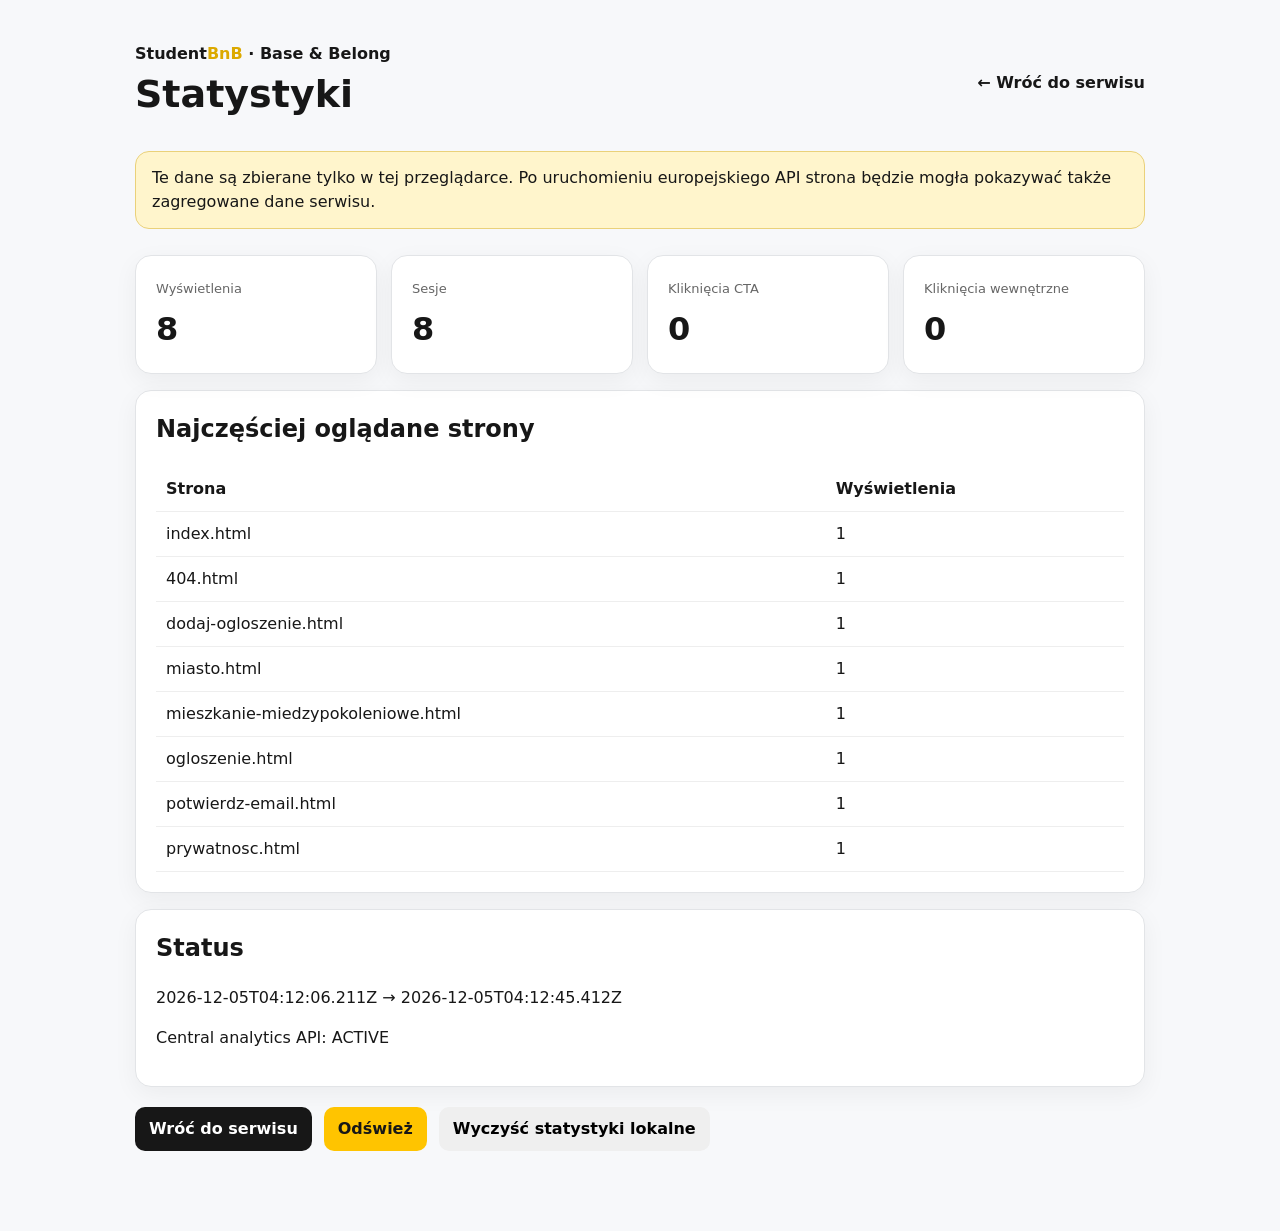
<file: stats.html>
<!doctype html><html lang="pl"><head><meta charset="utf-8"><meta name="viewport" content="width=device-width,initial-scale=1"><meta name="robots" content="noindex,nofollow"><link rel="stylesheet" href="assets/css/style.css"><title>CasaStudent Statistics</title><style>body{background:#f7f8fa}.stats-wrap{max-width:1050px;margin:0 auto;padding:42px 20px 80px}.stats-head{display:flex;justify-content:space-between;align-items:center;gap:20px;margin-bottom:28px}.stats-head h1{margin:0;font-size:38px}.stats-head a{font-weight:800}.stats-note{background:#fff5cc;border:1px solid #ead17a;border-radius:14px;padding:14px 16px;margin:18px 0 26px}.stats-grid{display:grid;grid-template-columns:repeat(4,1fr);gap:14px}.stats-card{background:#fff;border:1px solid #e2e4e7;border-radius:16px;padding:20px;box-shadow:0 7px 24px rgba(0,0,0,.05)}.stats-card b{display:block;font-size:32px;margin-top:5px}.stats-card span{color:#666;font-size:13px}.stats-wide{margin-top:16px}.stats-wide h2{margin-top:0}.stats-table{width:100%;border-collapse:collapse}.stats-table td,.stats-table th{padding:10px;border-bottom:1px solid #eee;text-align:left}.stats-actions{margin-top:20px;display:flex;gap:12px;flex-wrap:wrap}.stats-actions button,.stats-actions a{border:0;border-radius:10px;padding:10px 14px;font-weight:800;cursor:pointer;text-decoration:none}.primary{background:#ffc400;color:#171717}.secondary{background:#171717;color:#fff}@media(max-width:760px){.stats-grid{grid-template-columns:repeat(2,1fr)}.stats-head{align-items:flex-start;flex-direction:column}}</style></head><body><main class="stats-wrap"><div class="stats-head"><div><div style="font-weight:900">Student<span style="color:#dca900">BnB</span> · Base &amp; Belong</div><h1 id="stats-title">Statistics</h1></div><a href="index.html" id="back">← Home</a></div><div class="stats-note" id="stats-note"></div><div class="stats-grid"><div class="stats-card"><span id="l-views">Page views</span><b id="views">0</b></div><div class="stats-card"><span id="l-sessions">Sessions</span><b id="sessions">0</b></div><div class="stats-card"><span id="l-cta">CTA clicks</span><b id="cta">0</b></div><div class="stats-card"><span id="l-links">Internal clicks</span><b id="links">0</b></div></div><section class="stats-card stats-wide"><h2 id="l-pages">Most viewed pages</h2><table class="stats-table"><thead><tr><th id="l-page">Page</th><th id="l-count">Views</th></tr></thead><tbody id="page-rows"></tbody></table></section><section class="stats-card stats-wide"><h2 id="l-status">Status</h2><p id="period"></p><p id="central"></p></section><div class="stats-actions"><a class="secondary" href="index.html" id="back2">Home</a><button class="primary" id="refresh">Refresh</button><button id="reset">Reset local statistics</button></div></main><script src="assets/js/config.js"></script><script src="assets/js/analytics.js?v=20260824"></script><script src="assets/js/stats-dashboard.js"></script></body></html>
</file>
<file: assets/css/style.css>
:root{
  --yellow:#ffc400;
  --yellow-dark:#e9ad00;
  --yellow-soft:#fff7d8;
  --ink:#171717;
  --muted:#62676d;
  --line:#e6e8eb;
  --paper:#ffffff;
  --green:#159447;
  --green-soft:#eaf8ef;
  --orange:#e98200;
  --orange-soft:#fff2df;
  --blue:#168bd2;
  --violet:#6b55a1;
  --violet-soft:#f3effb;
  --shadow:0 12px 35px rgba(20,31,45,.10);
  --shadow-sm:0 6px 18px rgba(20,31,45,.08);
  --radius:18px;
  --max:1240px;
}
*{box-sizing:border-box}
html{scroll-behavior:smooth}
body{margin:0;font-family:Inter,ui-sans-serif,system-ui,-apple-system,BlinkMacSystemFont,"Segoe UI",sans-serif;color:var(--ink);background:#fff;line-height:1.5}
img{max-width:100%;display:block}
a{color:inherit;text-decoration:none}
button,input,select,textarea{font:inherit}
button{cursor:pointer}
.container{width:min(var(--max),calc(100% - 40px));margin-inline:auto}
.visually-hidden{position:absolute!important;width:1px;height:1px;padding:0;margin:-1px;overflow:hidden;clip:rect(0,0,0,0);white-space:nowrap;border:0}
.hidden{display:none!important}

/* Header */
.site-header{position:sticky;top:0;z-index:50;background:var(--yellow);border-bottom:1px solid rgba(0,0,0,.06)}
.header-inner{height:84px;display:flex;align-items:center;gap:28px}
.brand{display:flex;align-items:center;gap:12px;font-size:31px;font-weight:900;letter-spacing:-1.2px;white-space:nowrap}
.brand-icon{width:48px;height:48px;border:2.5px solid #111;border-radius:8px;display:grid;place-items:center;position:relative;background:rgba(255,255,255,.08)}
.brand-icon:before{content:"";width:25px;height:18px;border:3px solid #111;border-top:0;position:absolute;bottom:8px}
.brand-icon:after{content:"";position:absolute;width:24px;height:24px;border-left:3px solid #111;border-top:3px solid #111;transform:rotate(45deg);top:8px}
.brand-cap{position:absolute;z-index:2;font-size:19px;top:14px}
.brand strong{color:white;text-shadow:0 1px 0 rgba(0,0,0,.08)}
.brand small{display:block;font-size:10px;font-weight:600;letter-spacing:0;color:#373737;margin-top:-4px}
.main-nav{margin-left:auto;display:flex;align-items:center;gap:18px;font-size:15px;font-weight:650}
.main-nav a:hover{text-decoration:underline;text-underline-offset:5px}
.header-cta{background:#fff;padding:15px 22px;border-radius:10px;box-shadow:var(--shadow-sm);font-weight:800!important;text-decoration:none!important}
.publish-menu{position:relative}
.publish-menu>.header-cta{display:flex;align-items:center;gap:8px;white-space:nowrap}
.publish-menu>.header-cta:after{content:"▾";font-size:12px;transition:.18s transform}
.publish-menu.open>.header-cta:after{transform:rotate(180deg)}
.publish-choice-menu{position:absolute;right:0;top:calc(100% + 10px);z-index:80;width:340px;padding:8px;background:#fff;border:1px solid var(--line);border-radius:14px;box-shadow:0 18px 45px rgba(20,31,45,.18)}
.publish-choice-menu[hidden]{display:none}
.publish-choice-menu a{display:grid;grid-template-columns:42px 1fr auto;align-items:center;gap:11px;padding:13px;border-radius:10px;color:#171717;text-decoration:none!important}
.publish-choice-menu a:hover,.publish-choice-menu a:focus{background:var(--yellow-soft);text-decoration:none}
.publish-choice-menu .choice-icon{width:42px;height:42px;border-radius:10px;background:#fff0b8;display:grid;place-items:center;font-size:22px}
.publish-choice-menu strong{display:block;font-size:15px}
.publish-choice-menu small{display:block;color:var(--muted);font-weight:500;line-height:1.3;margin-top:2px}
.publish-choice-menu b{font-size:21px}
.account-link{display:flex;align-items:center;gap:8px}
.menu-button{display:none;border:0;background:transparent;font-size:27px;padding:8px}

/* Common */
.btn{border:0;border-radius:11px;padding:14px 22px;font-weight:800;display:inline-flex;align-items:center;justify-content:center;gap:9px;transition:.2s transform,.2s box-shadow,.2s background}
.btn:hover{transform:translateY(-1px);box-shadow:var(--shadow-sm)}
.btn-yellow{background:var(--yellow);color:#111}
.btn-dark{background:#171717;color:#fff}
.btn-white{background:#fff;color:#111;border:1px solid var(--line)}
.btn-green{background:#13a34a;color:#fff}
.btn-blue{background:#168bd2;color:#fff}
.btn-block{width:100%}
.section-title{font-size:34px;line-height:1.15;margin:0 0 24px;letter-spacing:-.8px}
.kicker{text-transform:uppercase;letter-spacing:.12em;font-weight:850;color:#997100;font-size:12px}
.card{border:1px solid var(--line);background:#fff;border-radius:var(--radius);box-shadow:var(--shadow-sm)}
.pill{display:inline-flex;align-items:center;gap:6px;background:#eef3f7;color:#4b5967;padding:5px 10px;border-radius:999px;font-size:12px;font-weight:700}
.notice{border-radius:12px;padding:14px 16px;background:var(--yellow-soft);border:1px solid #f4dd82}
.icon-circle{width:58px;height:58px;border-radius:50%;display:grid;place-items:center;background:#fff4cc;font-size:28px}
.breadcrumb{background:var(--yellow);border-top:1px solid rgba(0,0,0,.05);font-size:14px}
.breadcrumb .container{height:44px;display:flex;align-items:center;gap:9px}
.breadcrumb a{font-weight:650}

/* Homepage */
.home-hero{padding:48px 0 20px;overflow:hidden}
.hero-grid{display:grid;grid-template-columns:minmax(360px,.82fr) minmax(560px,1.18fr);align-items:start;gap:20px}
.hero-copy{padding-top:28px;position:relative;z-index:2}
.hero-copy h1{font-size:58px;line-height:1.04;letter-spacing:-2.4px;margin:0 0 24px;max-width:540px}
.hero-copy h1 span{color:var(--yellow-dark)}
.hero-copy>p{font-size:21px;max-width:430px;margin:0 0 28px;color:#333}
.search-card{width:min(390px,100%);padding:24px;border-radius:18px;background:#fff;border:1px solid var(--line);box-shadow:var(--shadow)}
.search-card h2{font-size:24px;margin:0 0 4px}
.search-card p{margin:0 0 18px;color:var(--muted)}
.field{display:grid;gap:7px;margin-bottom:15px}
.field label,.field-label{font-weight:750;font-size:14px}
.field input,.field select,.field textarea,.select-control{width:100%;border:1px solid #d7dade;border-radius:10px;padding:13px 14px;background:#fff;color:#111;outline:none}
.field input:focus,.field select:focus,.field textarea:focus{border-color:#e6b400;box-shadow:0 0 0 4px rgba(255,196,0,.16)}
.explore-map{display:flex;align-items:center;gap:12px;margin-top:24px;color:#424242}
.hero-market-actions{width:min(390px,100%);display:grid;grid-template-columns:1fr 1fr;gap:10px;margin-top:12px}
.hero-market-actions a{padding:12px 13px;border-radius:12px;border:1px solid var(--line);background:#fff;box-shadow:var(--shadow-sm)}
.hero-market-actions a:first-child{background:#171717;color:#fff;border-color:#171717}
.hero-market-actions strong,.hero-market-actions small{display:block}
.hero-market-actions strong{font-size:14px}
.hero-market-actions small{font-size:11px;color:inherit;opacity:.76}
.explore-arrow{font-size:39px;transform:rotate(-15deg)}
.map-stage{position:relative;aspect-ratio:689/845;min-height:0;margin-top:-8px}
.map-stage img{width:100%;height:100%;object-fit:contain;object-position:center top;filter:drop-shadow(0 12px 16px rgba(45,65,85,.07))}
.map-hotspot{position:absolute;border:0;background:rgba(255,196,0,.001);border-radius:18px;z-index:2}
.map-hotspot:hover,.map-hotspot:focus{outline:4px solid rgba(255,196,0,.35);background:rgba(255,196,0,.10)}
.hot-milano{left:9%;top:6%;width:25%;height:14%}
.hot-torino{left:0;top:18%;width:23%;height:15%}
.hot-trento{left:37%;top:5%;width:20%;height:12%}
.hot-padova{left:52%;top:16%;width:23%;height:14%}
.hot-trieste{left:69%;top:18%;width:20%;height:14%}
.hot-bologna{left:43%;top:28%;width:22%;height:13%}
.hot-pisa{left:16%;top:39%;width:19%;height:14%}
.hot-firenze{left:40%;top:41%;width:21%;height:13%}
.hot-ancona{left:65%;top:41%;width:21%;height:13%}
.hot-roma{left:41%;top:57%;width:22%;height:13%}
.hot-bari{left:80%;top:58%;width:20%;height:13%}
.hot-napoli{left:63%;top:72%;width:21%;height:13%}
.hot-cagliari{left:8%;top:73%;width:22%;height:13%}
.hot-palermo{left:48%;top:88%;width:23%;height:12%}
.value-strip{display:grid;grid-template-columns:repeat(3,1fr);gap:24px;margin-top:14px;position:relative;z-index:3;padding-bottom:44px}
.value-item{display:flex;gap:14px;align-items:center}
.value-item h3{font-size:17px;margin:0 0 3px}
.value-item p{font-size:14px;margin:0;color:var(--muted)}
.city-section{border-top:1px solid var(--line);padding:38px 0 54px}
.city-grid{display:grid;grid-template-columns:repeat(8,1fr);gap:14px}
.city-card{position:relative;border-radius:16px;overflow:hidden;aspect-ratio:.68;box-shadow:var(--shadow-sm);transition:.2s transform}
.city-card:hover{transform:translateY(-4px)}
.city-card img{width:100%;height:100%;object-fit:cover}
.city-card:after{display:none}
.city-card strong{position:absolute;width:1px;height:1px;overflow:hidden;clip:rect(0 0 0 0);white-space:nowrap}
.publish-banner{margin:10px 0 38px;background:linear-gradient(90deg,#fff8e4,#fff1bd);border:1px solid #f0d47c;border-radius:18px;display:grid;grid-template-columns:120px minmax(220px,.75fr) minmax(480px,1.45fr);align-items:center;gap:22px;padding:22px 26px;min-height:170px}
.student-illustration{width:96px;height:96px;justify-self:center;background:url("../img/student-publish.svg") center/contain no-repeat;font-size:0;line-height:0}
.publish-banner h3{font-size:26px;margin:0 0 3px}
.publish-banner p{margin:0;color:#444}
.publish-choice-grid{display:grid;grid-template-columns:repeat(3,1fr);gap:12px}
.publish-choice{min-height:104px;display:grid;grid-template-columns:48px 1fr auto;align-items:center;gap:12px;padding:16px;background:#fff;border:1px solid #ecd57c;border-radius:14px;box-shadow:var(--shadow-sm);transition:.18s transform,.18s border-color,.18s box-shadow}
.publish-choice:hover,.publish-choice:focus{transform:translateY(-2px);border-color:#d5ad00;box-shadow:var(--shadow)}
.publish-choice .choice-icon{width:48px;height:48px;display:grid;place-items:center;border-radius:12px;background:var(--yellow-soft);font-size:25px}
.publish-choice strong{display:block;font-size:17px}
.publish-choice small{display:block;color:var(--muted);font-size:12px;line-height:1.35;margin-top:3px}
.publish-choice b{font-size:24px}
.publish-choice.solidarity-choice{border-color:#cfc0e9;background:#fbf9ff}
.publish-choice.solidarity-choice .choice-icon{background:var(--violet-soft)}
.solidarity-home{padding:0 0 54px}
.solidarity-home-grid{display:grid;grid-template-columns:180px minmax(0,1fr) auto;align-items:center;gap:28px;padding:34px;border-radius:22px;background:linear-gradient(125deg,#f4effd,#fff9e8);border:1px solid #d9ccec;box-shadow:var(--shadow-sm)}
.solidarity-visual{height:126px;border-radius:18px;background:#fff;display:flex;align-items:center;justify-content:center;gap:10px;font-size:42px;box-shadow:var(--shadow-sm)}
.solidarity-visual b{font-size:25px;color:var(--violet)}
.solidarity-home h2{font-size:34px;margin:5px 0 8px;line-height:1.08}
.solidarity-home p{max-width:700px;margin:0;color:#45434a}
.solidarity-points{display:flex;gap:14px;flex-wrap:wrap;margin-top:14px;font-size:13px;font-weight:800;color:#554171}
.solidarity-actions{display:grid;gap:10px;min-width:220px}
.solidarity-page-hero{padding:64px 0;background:linear-gradient(120deg,#f2ecfb,#fff8df);border-bottom:1px solid #d9ccec}
.solidarity-page-grid{display:grid;grid-template-columns:minmax(0,1fr) 380px;gap:50px;align-items:center}
.solidarity-page-hero h1{font-size:54px;line-height:1.02;margin:8px 0 18px;letter-spacing:-1.8px}
.solidarity-page-hero p{font-size:19px;color:#45434a;max-width:720px}
.solidarity-page-actions{display:flex;gap:11px;flex-wrap:wrap;margin-top:24px}
.solidarity-card-visual{background:#fff;border:1px solid #d9ccec;border-radius:24px;padding:30px;box-shadow:var(--shadow);text-align:center}
.solidarity-card-visual .solidarity-visual{margin-bottom:18px}
.solidarity-card-visual strong{font-size:22px;display:block}
.solidarity-card-visual p{font-size:14px;margin:8px 0 0}
.solidarity-content{padding:52px 0}
.solidarity-steps{display:grid;grid-template-columns:repeat(4,1fr);gap:16px;margin-top:24px}
.solidarity-step{padding:22px;border:1px solid var(--line);border-radius:16px;background:#fff}
.solidarity-step b{width:38px;height:38px;border-radius:50%;display:grid;place-items:center;background:var(--violet-soft);color:var(--violet);margin-bottom:13px}
.solidarity-step h3{margin:0 0 6px}
.solidarity-step p{margin:0;color:var(--muted);font-size:14px}
.solidarity-safety{margin-top:34px;display:grid;grid-template-columns:1fr 1fr;gap:18px}
.solidarity-safety .info-card:first-child{background:var(--green-soft);border-color:#b9dfc7}
.solidarity-safety .info-card:last-child{background:#fff4f0;border-color:#efc8bb}
.solidarity-example-list{display:grid;grid-template-columns:repeat(2,1fr);gap:10px;margin-top:15px}
.solidarity-example-list span{padding:12px;border-radius:10px;background:#fff;border:1px solid rgba(0,0,0,.08);font-size:13px;font-weight:700}
.stats-strip{display:grid;grid-template-columns:repeat(4,1fr);border:1px solid var(--line);border-radius:18px;padding:24px 12px;margin-bottom:55px}
.stat{display:flex;align-items:center;gap:14px;padding:0 24px;border-right:1px solid var(--line)}
.stat:last-child{border-right:0}
.stat-icon{font-size:30px}
.stat strong{display:block;font-size:20px}
.stat span{color:var(--muted);font-size:13px}

/* City page */
.city-hero{position:relative;min-height:330px;background:#f9efc8;overflow:hidden}
.city-hero-bg{position:absolute;inset:0 0 0 38%;background-size:cover;background-position:center}
.city-hero-bg:before{content:"";position:absolute;inset:0;background:linear-gradient(90deg,#fff3c4 0%,rgba(255,243,196,.9) 10%,rgba(255,243,196,0) 56%)}
.city-hero .container{position:relative;z-index:2;padding-top:48px;padding-bottom:48px}
.city-hero h1{font-size:52px;margin:0 0 4px}
.city-hero h2{font-size:21px;margin:0 0 12px}
.city-hero p{max-width:390px;font-size:17px}
.filters{position:sticky;top:84px;z-index:20;background:#fff;border-bottom:1px solid var(--line);box-shadow:0 7px 18px rgba(20,31,45,.05)}
.filter-grid{display:grid;grid-template-columns:1.2fr 1.2fr 1fr 1fr 1fr 1.1fr;gap:12px;padding:20px 0}
.filter-grid label{font-size:12px;font-weight:800;display:grid;gap:6px}
.filter-grid select,.filter-grid input{border:1px solid var(--line);padding:11px;border-radius:8px;background:#fff;min-width:0}
.city-filter-grid{grid-template-columns:1.15fr 1.1fr .85fr .85fr 1fr 1fr 1fr}
.results-bar{display:flex;align-items:center;justify-content:space-between;margin:30px 0 16px;color:var(--muted)}
.listings{display:grid;gap:12px;padding-bottom:30px}
.listing-card{border:1px solid var(--line);display:grid;grid-template-columns:250px 1fr 190px 46px;border-radius:12px;overflow:hidden;background:#fff;min-height:154px;transition:.18s box-shadow,.18s transform}
.listing-card:hover{box-shadow:var(--shadow);transform:translateY(-1px)}
.listing-image{width:100%;height:100%;min-height:154px;object-fit:cover}
.listing-main{padding:18px 22px}
.listing-title-row{display:flex;align-items:center;gap:10px;flex-wrap:wrap}
.listing-main h3{margin:0;font-size:24px}
.listing-meta{display:flex;gap:24px;margin:12px 0 8px;flex-wrap:wrap}
.listing-submeta{display:flex;gap:22px;color:#3f464d;font-size:14px;flex-wrap:wrap}
.listing-price{display:flex;flex-direction:column;align-items:flex-end;justify-content:center;padding:18px}
.price{font-size:30px;font-weight:900;color:var(--green);white-space:nowrap}
.price small{font-size:13px;color:#222}
.price.expenses-out{color:var(--orange)}
.expenses-badge{font-size:12px;font-weight:800;border-radius:8px;padding:7px 9px;margin-top:8px}
.included{background:var(--green-soft);color:var(--green)}
.excluded{background:var(--orange-soft);color:var(--orange)}
.listing-actions{display:grid;place-items:center;border-left:1px solid var(--line)}
.favorite-button{border:0;background:transparent;font-size:27px;color:#5d6267}
.favorite-button.active{color:#df4756}
.empty-state{text-align:center;padding:60px 20px;border:1px dashed #ccd1d6;border-radius:16px;color:var(--muted)}
.empty-actions{display:flex;justify-content:center;gap:10px;flex-wrap:wrap;margin-top:20px}
.pagination{display:flex;align-items:center;justify-content:center;gap:8px;margin:12px 0 34px}
.page-btn{width:39px;height:39px;border:0;border-radius:7px;background:#fff}
.page-btn.active{background:var(--yellow);font-weight:900}
.tip-strip{display:flex;align-items:center;gap:14px;background:var(--yellow-soft);border:1px solid #f1d87f;border-radius:12px;padding:14px 18px;margin-bottom:45px;position:relative;overflow:hidden}
.tip-strip:after{content:"";background:url("../img/skyline.svg") right bottom/430px auto no-repeat;position:absolute;inset:0;pointer-events:none}

/* Detail */
.detail-page{padding:28px 0 52px}
.detail-title-row{display:grid;grid-template-columns:1fr auto auto;gap:18px;align-items:start;margin-bottom:18px}
.detail-title-row h1{font-size:36px;margin:0 0 10px}
.top-meta{display:flex;gap:22px;flex-wrap:wrap;color:#454b50}
.detail-price{text-align:right}
.detail-price .price{font-size:36px}
.gallery-contact{display:grid;grid-template-columns:minmax(0,1fr) 350px;gap:22px}
.gallery{display:grid;grid-template-columns:minmax(0,1fr) 190px;gap:10px;height:500px}
.main-photo{width:100%;height:500px;object-fit:cover;border-radius:13px}
.thumbs{display:grid;grid-template-rows:repeat(3,1fr);gap:10px}
.thumb{border:0;padding:0;background:none;border-radius:10px;overflow:hidden;position:relative}
.thumb img{width:100%;height:100%;object-fit:cover}
.contact-card{padding:20px;border:1px solid var(--line);border-radius:13px;align-self:stretch}
.contact-card h2{margin:0 0 6px;font-size:20px}
.contact-card p{font-size:14px;margin:0 0 14px}
.contact-stack{display:grid;gap:10px}
.safety-box{margin-top:16px;background:var(--green-soft);border-left:4px solid var(--green);padding:14px;border-radius:8px;font-size:13px}
.distance-strip{display:grid;grid-template-columns:repeat(5,1fr);border:1px solid var(--line);border-radius:12px;margin:20px 0;overflow:hidden}
.distance-item{padding:17px;display:flex;align-items:center;gap:10px;border-right:1px solid var(--line)}
.distance-item:last-child{border-right:0}
.distance-item span{font-size:13px}
.distance-item strong{display:block;font-size:15px}
.detail-grid{display:grid;grid-template-columns:1fr 1fr .72fr;gap:16px;margin-bottom:16px}
.info-card{padding:20px;border:1px solid var(--line);border-radius:12px}
.info-card h2{font-size:18px;margin:0 0 14px}
.definition-list{display:grid;grid-template-columns:1fr 1fr;gap:7px 18px;font-size:14px}
.definition-list dt{color:#555}
.definition-list dd{margin:0;font-weight:650}
.check-list,.bullet-list{margin:0;padding:0;list-style:none;display:grid;gap:9px}
.form-section .bullet-list{margin-bottom:20px}
.check-list li:before{content:"✓";color:var(--green);font-weight:900;margin-right:9px}
.bullet-list li:before{content:"•";color:var(--yellow-dark);font-weight:900;margin-right:9px}
.cost-card{background:#fff9e8}
.cost-card .price{margin:8px 0}
.description-grid{display:grid;grid-template-columns:1.35fr .65fr;gap:16px;margin-bottom:16px}
.description-columns{display:grid;grid-template-columns:1fr 1fr;gap:28px;margin-top:18px}
.map-card img{border-radius:10px;margin-bottom:12px}
.detail-footer-grid{display:grid;grid-template-columns:repeat(3,1fr);gap:16px}

/* Publish */
.form-shell{padding:38px 0 60px;background:#fafbfc}
.form-heading{text-align:center;max-width:780px;margin:0 auto 30px}
.form-heading h1{font-size:42px;margin:0 0 10px}
.form-heading p{color:var(--muted);font-size:18px}
.progress{display:grid;grid-template-columns:repeat(4,1fr);max-width:880px;margin:0 auto 30px}
.progress-step{text-align:center;position:relative;font-size:13px;font-weight:750;color:#777}
.progress-step:before{content:attr(data-step);width:34px;height:34px;border-radius:50%;display:grid;place-items:center;margin:0 auto 7px;background:#e7e9ec;color:#555;position:relative;z-index:2}
.progress-step:not(:last-child):after{content:"";position:absolute;height:3px;background:#e7e9ec;top:16px;left:50%;right:-50%}
.progress-step.active{color:#111}
.progress-step.active:before{background:var(--yellow);color:#111}
.publish-form{max-width:980px;margin:auto}
.form-section{padding:28px;margin-bottom:18px}
.form-section h2{font-size:23px;margin:0 0 7px}
.form-section>p{margin:0 0 22px;color:var(--muted)}
.form-grid{display:grid;grid-template-columns:repeat(2,1fr);gap:16px}
.form-grid.three{grid-template-columns:repeat(3,1fr)}
.full{grid-column:1/-1}
.checkbox-grid{display:grid;grid-template-columns:repeat(3,1fr);gap:10px}
.check-option{display:flex;align-items:center;gap:9px;border:1px solid var(--line);border-radius:9px;padding:12px}
.form-actions{display:flex;justify-content:space-between;gap:16px;margin-top:24px}
.preview-box{display:none;margin-top:22px}
.preview-box.active{display:block}
.success-message{display:none;background:var(--green-soft);border:1px solid #a8dfbd;border-radius:14px;padding:22px;margin-top:18px}
.success-message.active{display:block}
.wizard-ready .form-section[hidden]{display:none}
.wizard-controls{display:flex;justify-content:space-between;gap:12px;margin-top:24px;padding-top:20px;border-top:1px solid var(--line)}
.progress-step.completed:before{content:"✓";background:var(--green);color:#fff}
.progress-step.completed:not(:last-child):after{background:var(--green)}
.intergenerational-fields{background:var(--violet-soft);border:1px solid #d8cceb;border-radius:14px;padding:20px;margin-top:20px}
.intergenerational-fields h3{margin:0 0 6px}
.intergenerational-fields>p{margin:0 0 16px;color:#554c62}
.micro-note{font-size:12px;color:var(--muted)}

/* Student requests and shared-living profiles */
.nav-feature-link{font-weight:800;color:#4b3900}
.nav-social-link{font-weight:800;color:#4c337a}
.results-actions{display:flex;align-items:center;gap:10px;flex-wrap:wrap}
.progress.five{grid-template-columns:repeat(5,1fr);max-width:980px}
.progress.three{grid-template-columns:repeat(3,1fr);max-width:760px}
.profile-help{font-size:13px;color:var(--muted);margin-top:-7px}
.profile-chips{display:flex;flex-wrap:wrap;gap:8px;margin-top:12px}
.profile-chip{display:inline-flex;align-items:center;gap:6px;border-radius:999px;padding:7px 11px;background:#f4f6f8;color:#414952;font-size:12px;font-weight:750}
.profile-chip.yellow{background:var(--yellow-soft);color:#715400}
.profile-chip.green{background:var(--green-soft);color:#11753a}
.household-panel{grid-column:1/-1;background:linear-gradient(135deg,#fffdf7,#fff7d8);border-color:#f0d47c}
.household-panel>p{color:#454b50;margin:0 0 16px}
.household-grid{display:grid;grid-template-columns:repeat(4,1fr);gap:10px}
.household-stat{background:#fff;border:1px solid #eadfb8;border-radius:10px;padding:14px}
.household-stat span{display:block;color:var(--muted);font-size:12px;margin-bottom:4px}
.household-stat strong{font-size:14px}
.household-story{margin-top:16px;padding-top:16px;border-top:1px solid #eadfb8}
.request-hero{padding:44px 0;background:linear-gradient(100deg,#fff7d8,#fff 62%);border-bottom:1px solid var(--line)}
.request-hero-grid{display:grid;grid-template-columns:1fr auto;gap:30px;align-items:center}
.request-hero h1{font-size:42px;line-height:1.08;margin:0 0 10px}
.request-hero p{max-width:720px;color:var(--muted);font-size:18px;margin:0}
.request-list{display:grid;grid-template-columns:repeat(2,1fr);gap:16px;margin-bottom:36px}
.request-card{border:1px solid var(--line);border-radius:14px;background:#fff;padding:22px;box-shadow:var(--shadow-sm);display:grid;grid-template-columns:74px 1fr;gap:18px}
.student-avatar{width:74px;height:74px;border-radius:50%;background:var(--yellow);display:grid;place-items:center;font-size:24px;font-weight:900;overflow:hidden;border:3px solid #fff;box-shadow:0 0 0 1px #e7d48d}
.student-avatar img{width:100%;height:100%;object-fit:cover}
.request-card-head{display:flex;align-items:flex-start;justify-content:space-between;gap:12px}
.request-card h2{font-size:21px;margin:0 0 4px}
.request-card .request-subtitle{color:var(--muted);font-size:13px}
.request-budget{font-size:20px;font-weight:900;color:var(--green);white-space:nowrap}
.request-budget small{font-size:11px;color:#555}
.request-summary{margin:14px 0 0;color:#42484e;font-size:14px}
.request-facts{display:grid;grid-template-columns:repeat(2,1fr);gap:8px 16px;margin-top:14px;padding-top:14px;border-top:1px solid var(--line);font-size:13px}
.request-facts span{color:var(--muted);display:block;font-size:11px}
.request-facts strong{display:block}
.request-card-actions{grid-column:1/-1;display:flex;gap:9px;flex-wrap:wrap;padding-top:2px}
.request-card-actions .btn{padding:10px 14px;font-size:13px}
.verification-badge{display:inline-flex;align-items:center;gap:5px;color:#11753a;font-size:12px;font-weight:800}
.student-filter-grid{grid-template-columns:1.15fr 1.15fr 1fr 1fr 1fr}
.filter-actions{display:flex;justify-content:flex-end;gap:10px;align-items:center;padding-bottom:16px}
.advanced-filters{grid-column:1/-1;border-top:1px solid var(--line);padding-top:12px}
.advanced-filters summary{cursor:pointer;font-weight:850;color:#4b3900;list-style:none}
.advanced-filters summary::-webkit-details-marker{display:none}
.advanced-filters summary:after{content:" +"}
.advanced-filters[open] summary:after{content:" −"}
.advanced-filter-grid{display:grid;grid-template-columns:repeat(4,1fr);gap:12px;margin-top:12px}
.request-card.intergenerational{border-color:#cbb9e6;background:linear-gradient(135deg,#fff,#fbf8ff)}
.solidarity-badge{display:inline-flex;align-items:center;gap:6px;padding:6px 10px;border-radius:999px;background:var(--violet-soft);color:#563c86;font-size:12px;font-weight:850;margin-top:8px}
.photo-profile-preview{width:86px;height:86px;border-radius:50%;border:2px dashed #d7dade;display:none;object-fit:cover;margin-top:8px}
.photo-profile-preview.active{display:block}
.privacy-toggle{display:flex;align-items:flex-start;gap:10px;font-size:13px;color:#454b50}
.privacy-toggle input{width:auto;margin-top:3px}

/* Modal and toast */
.modal-backdrop{position:fixed;inset:0;background:rgba(0,0,0,.42);display:none;align-items:center;justify-content:center;z-index:100;padding:20px}
.modal-backdrop.active{display:flex}
.modal{background:#fff;width:min(460px,100%);padding:28px;border-radius:18px;box-shadow:var(--shadow)}
.modal h2{margin:0 0 6px}
.modal-close{float:right;border:0;background:transparent;font-size:24px}
.toast{position:fixed;right:20px;bottom:20px;background:#171717;color:#fff;padding:14px 18px;border-radius:10px;box-shadow:var(--shadow);z-index:200;transform:translateY(120px);opacity:0;transition:.25s}
.toast.show{transform:translateY(0);opacity:1}

/* Footer */
.site-footer{background:#171717;color:#fff;padding:44px 0 22px}
.footer-grid{display:grid;grid-template-columns:1.4fr repeat(3,1fr);gap:35px}
.footer-grid h3{margin:0 0 12px}
.footer-grid p,.footer-grid a{color:#c8cbd0;font-size:14px}
.footer-links{display:grid;gap:8px}
.footer-international{border-top:1px solid #36393d;margin-top:30px;padding-top:20px;display:flex;align-items:center;justify-content:space-between;gap:18px}
.footer-international strong{font-size:15px}
.footer-country-links{display:flex;gap:10px;flex-wrap:wrap}
.footer-country-links a{color:#fff;border:1px solid #51545a;border-radius:999px;padding:7px 12px;font-size:13px;transition:.18s background,.18s border-color}
.country-flag{display:inline-block;width:24px;height:16px;margin-right:7px;vertical-align:-3px;border:1px solid rgba(255,255,255,.5);border-radius:3px;box-shadow:0 1px 2px rgba(0,0,0,.3);object-fit:cover}
.footer-country-links a[aria-disabled="true"]{opacity:.62}
.footer-country-links a:hover,.footer-country-links a:focus{background:#ffc400;border-color:#ffc400;color:#171717}
.footer-bottom{border-top:1px solid #36393d;margin-top:30px;padding-top:18px;color:#989da3;font-size:13px;display:flex;justify-content:space-between}

/* Header responsive: the full navigation no longer fits comfortably on tablet/small laptop widths. */
@media(max-width:1400px){
  .menu-button{display:block;margin-left:auto}
  .main-nav{position:absolute;display:none;top:84px;left:0;right:0;background:#fff;padding:18px 22px;box-shadow:var(--shadow);flex-direction:column;align-items:stretch;gap:8px}
  .main-nav.open{display:flex}
  .main-nav a{padding:10px}
  .publish-menu{width:100%}
  .publish-menu>.header-cta{justify-content:center}
  .publish-choice-menu{position:static;width:100%;margin-top:8px;box-shadow:none}
}

/* Responsive */
@media(max-width:1050px){
  .hero-grid{grid-template-columns:1fr 1.15fr}
  .hero-copy h1{font-size:49px}
  .map-stage,.map-stage img{height:720px;min-height:720px}
  .city-grid{grid-template-columns:repeat(4,1fr)}
  .publish-banner{grid-template-columns:90px 1fr}
  .publish-choice-grid{grid-column:1/-1}
  .solidarity-home-grid{grid-template-columns:140px 1fr}
  .solidarity-actions{grid-column:1/-1;grid-template-columns:1fr 1fr}
  .solidarity-page-grid{grid-template-columns:1fr 300px}
  .solidarity-steps{grid-template-columns:repeat(2,1fr)}
  .listing-card{grid-template-columns:210px 1fr 170px 42px}
  .gallery-contact{grid-template-columns:1fr 310px}
  .gallery{grid-template-columns:1fr 145px}
}
@media(max-width:820px){
  .container{width:min(100% - 28px,var(--max))}
  .header-inner{height:72px}
  .brand{font-size:25px}
  .brand-icon{width:40px;height:40px}
  .menu-button{display:block;margin-left:auto}
  .main-nav{position:absolute;display:none;top:72px;left:0;right:0;background:#fff;padding:18px 22px;box-shadow:var(--shadow);flex-direction:column;align-items:stretch;gap:8px}
  .main-nav.open{display:flex}
  .main-nav a{padding:10px}
  .publish-menu{width:100%}
  .publish-menu>.header-cta{justify-content:center}
  .publish-choice-menu{position:static;width:100%;margin-top:8px;box-shadow:none}
  .hero-grid{grid-template-columns:1fr}
  .hero-copy{text-align:center;padding-top:10px}
  .hero-copy h1{font-size:46px;margin-inline:auto}
  .hero-copy>p{margin-inline:auto}
  .search-card{margin-inline:auto;text-align:left}
  .hero-market-actions{margin-inline:auto;text-align:left}
  .explore-map{justify-content:center}
  .map-stage{min-height:0;height:auto;margin-top:0}
  .map-stage img{height:100%}
  .value-strip{margin-top:0;grid-template-columns:1fr;max-width:620px}
  .city-grid{grid-template-columns:repeat(4,1fr)}
  .publish-banner{grid-template-columns:90px 1fr}
  .stats-strip{grid-template-columns:repeat(2,1fr);gap:20px}
  .stat:nth-child(2){border-right:0}
  .filter-grid{grid-template-columns:repeat(2,1fr)}
  .city-filter-grid{grid-template-columns:repeat(3,1fr)}
  .filters{top:72px}
  .listing-card{grid-template-columns:180px 1fr 150px}
  .listing-actions{grid-column:3;grid-row:1;align-self:start;border:0;justify-self:end}
  .gallery-contact{grid-template-columns:1fr}
  .gallery{height:430px}
  .main-photo{height:430px}
  .detail-grid{grid-template-columns:1fr 1fr}
  .cost-card{grid-column:1/-1}
  .description-grid{grid-template-columns:1fr}
  .distance-strip{grid-template-columns:repeat(3,1fr)}
  .distance-item:nth-child(3){border-right:0}
  .distance-item:nth-child(n+4){border-top:1px solid var(--line)}
  .form-grid.three{grid-template-columns:1fr 1fr}
  .checkbox-grid{grid-template-columns:repeat(2,1fr)}
  .footer-grid{grid-template-columns:1fr 1fr}
  .household-grid{grid-template-columns:repeat(2,1fr)}
  .request-list{grid-template-columns:1fr}
  .request-hero-grid{grid-template-columns:1fr}
  .student-filter-grid{grid-template-columns:repeat(2,1fr)}
  .advanced-filter-grid{grid-template-columns:repeat(2,1fr)}
  .solidarity-page-grid{grid-template-columns:1fr}
  .solidarity-card-visual{max-width:520px}
}
@media(max-width:590px){
  .home-hero{padding-top:28px}
  .hero-copy h1{font-size:38px;letter-spacing:-1.5px}
  .hero-copy>p{font-size:18px}
  .map-stage{height:auto;min-height:0}
  .map-stage img{height:100%;min-height:0}
  .city-grid{grid-template-columns:repeat(2,1fr)}
  .publish-banner{grid-template-columns:1fr;text-align:center;padding:24px}
  .student-illustration{width:78px;height:78px}
  .publish-choice-grid{grid-template-columns:1fr;width:100%;text-align:left}
  .solidarity-home-grid{grid-template-columns:1fr;text-align:center;padding:24px}
  .solidarity-visual{width:100%;height:110px}
  .solidarity-points{justify-content:center}
  .solidarity-actions{grid-column:auto;grid-template-columns:1fr;width:100%}
  .stats-strip{grid-template-columns:1fr}
  .stat{border-right:0;border-bottom:1px solid var(--line);padding:15px}
  .stat:last-child{border-bottom:0}
  .city-hero{min-height:360px}
  .city-hero-bg{inset:0;background-position:65% center;opacity:.48}
  .city-hero-bg:before{background:linear-gradient(90deg,#fff3c4 0%,rgba(255,243,196,.75) 100%)}
  .city-hero h1{font-size:42px}
  .filter-grid{grid-template-columns:1fr 1fr;gap:9px}
  .city-filter-grid{grid-template-columns:1fr 1fr}
  .filter-grid label:last-child{grid-column:1/-1}
  .listing-card{display:block;position:relative;min-height:0}
  .listing-card>a:first-child{display:block}
  .listing-image{width:100%;height:190px;min-height:0;object-fit:cover}
  .listing-main{padding:14px 48px 8px 14px}
  .listing-main h3{font-size:19px}
  .listing-meta,.listing-submeta{gap:8px;font-size:12px}
  .listing-price{padding:0 14px 14px;align-items:flex-start}
  .listing-actions{position:absolute;top:198px;right:8px;display:flex;align-items:center;border:0;gap:2px}
  .listing-actions .favorite-button{width:34px;height:34px;display:grid;place-items:center}
  .listing-actions>a{display:none}
  .price{font-size:24px}
  .detail-title-row{grid-template-columns:1fr auto}
  .detail-title-row h1{font-size:29px}
  .detail-price{grid-column:1}
  .gallery{height:auto;grid-template-columns:1fr}
  .main-photo{height:330px}
  .thumbs{grid-template-columns:repeat(3,1fr);grid-template-rows:110px}
  .distance-strip{grid-template-columns:1fr 1fr}
  .distance-item:nth-child(2n){border-right:0}
  .distance-item:nth-child(n+3){border-top:1px solid var(--line)}
  .detail-grid,.detail-footer-grid{grid-template-columns:1fr}
  .description-columns{grid-template-columns:1fr}
  .form-heading h1{font-size:34px}
  .form-section{padding:20px}
  .form-grid,.form-grid.three{grid-template-columns:1fr}
  .checkbox-grid{grid-template-columns:1fr}
  .progress-step span{display:none}
  .footer-grid{grid-template-columns:1fr}
  .footer-international{align-items:flex-start;flex-direction:column}
  .footer-bottom{flex-direction:column;gap:8px}
  .progress.five{grid-template-columns:repeat(5,1fr)}
  .household-grid{grid-template-columns:1fr 1fr}
  .request-hero h1{font-size:34px}
  .request-card{grid-template-columns:58px 1fr;padding:17px;gap:12px}
  .student-avatar{width:58px;height:58px;font-size:19px}
  .request-card-head{display:block}
  .request-budget{margin-top:6px}
  .request-facts{grid-template-columns:1fr}
  .student-filter-grid{grid-template-columns:1fr 1fr}
  .advanced-filter-grid{grid-template-columns:1fr}
  .filter-actions{justify-content:stretch}
  .filter-actions .btn{flex:1}
  .solidarity-page-hero{padding:42px 0}
  .solidarity-page-hero h1{font-size:39px}
  .solidarity-steps,.solidarity-safety,.solidarity-example-list{grid-template-columns:1fr}
}


/* === StudentBnB España: mapa horizontal y hotspots === */
.map-stage.spain-map{aspect-ratio:760/560;min-height:0;height:auto;margin-top:12px}
.map-stage.spain-map img{width:100%;height:100%!important;min-height:0!important;object-fit:contain;object-position:center center}
.hot-madrid{left:40%;top:40%;width:15%;height:16%}.hot-barcelona{left:69%;top:20%;width:18%;height:14%}.hot-valencia{left:61%;top:49%;width:18%;height:14%}.hot-sevilla{left:19%;top:61%;width:18%;height:14%}.hot-granada{left:34%;top:68%;width:17%;height:14%}.hot-salamanca{left:20%;top:36%;width:18%;height:14%}.hot-zaragoza{left:53%;top:31%;width:18%;height:14%}.hot-bilbao{left:40%;top:14%;width:16%;height:13%}.hot-malaga{left:28%;top:76%;width:17%;height:13%}.hot-alicante{left:59%;top:61%;width:16%;height:13%}.hot-murcia{left:51%;top:69%;width:15%;height:13%}.hot-valladolid{left:31%;top:28%;width:17%;height:13%}.hot-santiago{left:8%;top:20%;width:18%;height:13%}.hot-la-laguna{left:8%;top:84%;width:20%;height:12%}
.footer-country-links a[aria-current="page"]{font-weight:800;text-decoration:underline;text-underline-offset:4px}
@media(max-width:1050px){.map-stage.spain-map,.map-stage.spain-map img{height:auto!important;min-height:0!important}}
@media(max-width:820px){.map-stage.spain-map{max-width:720px;margin:8px auto 0}}


/* España v2 — mapa ilustrado preferido de la versión anterior */
.map-stage.spain-map{aspect-ratio:auto;min-height:830px;height:830px;margin-top:-8px}
.map-stage.spain-map img{width:100%;height:830px!important;min-height:830px!important;object-fit:contain;object-position:center top;filter:drop-shadow(0 12px 16px rgba(45,65,85,.07))}
.spain-map .map-hotspot{width:13%;height:7%;display:flex;align-items:flex-end;justify-content:center;border-radius:14px}
.spain-map .map-hotspot span{background:rgba(255,255,255,.96);padding:4px 7px;border-radius:7px;box-shadow:0 4px 12px rgba(0,0,0,.14);font-size:10.5px;font-weight:850;white-space:nowrap;line-height:1.05}
.spain-map .hot-santiago{left:14%;top:13%}.spain-map .hot-oviedo{left:29%;top:10%}.spain-map .hot-bilbao{left:45%;top:10%}.spain-map .hot-pamplona{left:54%;top:14%}
.spain-map .hot-valladolid{left:35%;top:24%}.spain-map .hot-salamanca{left:23%;top:34%}.spain-map .hot-madrid{left:43%;top:39%}.spain-map .hot-alcala{left:50%;top:40%}
.spain-map .hot-zaragoza{left:58%;top:27%}.spain-map .hot-barcelona{left:73%;top:20%}.spain-map .hot-valencia{left:66%;top:44%}.spain-map .hot-cordoba{left:39%;top:55%}
.spain-map .hot-sevilla{left:19%;top:61%}.spain-map .hot-cadiz{left:14%;top:70%}.spain-map .hot-granada{left:46%;top:68%}.spain-map .hot-malaga{left:38%;top:75%}
.spain-map .hot-alicante{left:68%;top:57%}.spain-map .hot-murcia{left:61%;top:66%}.spain-map .hot-la-laguna{left:55%;top:88%}
@media(max-width:1050px){.map-stage.spain-map{height:720px;min-height:720px}.map-stage.spain-map img{height:720px!important;min-height:720px!important}.spain-map .map-hotspot span{font-size:9px;padding:3px 5px}}
@media(max-width:820px){.map-stage.spain-map{height:560px;min-height:560px;max-width:620px;margin:8px auto 0}.map-stage.spain-map img{height:560px!important;min-height:560px!important}.spain-map .map-hotspot span{font-size:8px;padding:3px 4px}.spain-map .map-hotspot{width:15%}}
@media(max-width:520px){.map-stage.spain-map{height:500px;min-height:500px}.map-stage.spain-map img{height:500px!important;min-height:500px!important}.spain-map .map-hotspot span{font-size:7px;padding:2px 3px;max-width:72px;overflow:hidden;text-overflow:ellipsis}.spain-map .hot-alcala,.spain-map .hot-pamplona{transform:translateY(10px)}}
</file>
